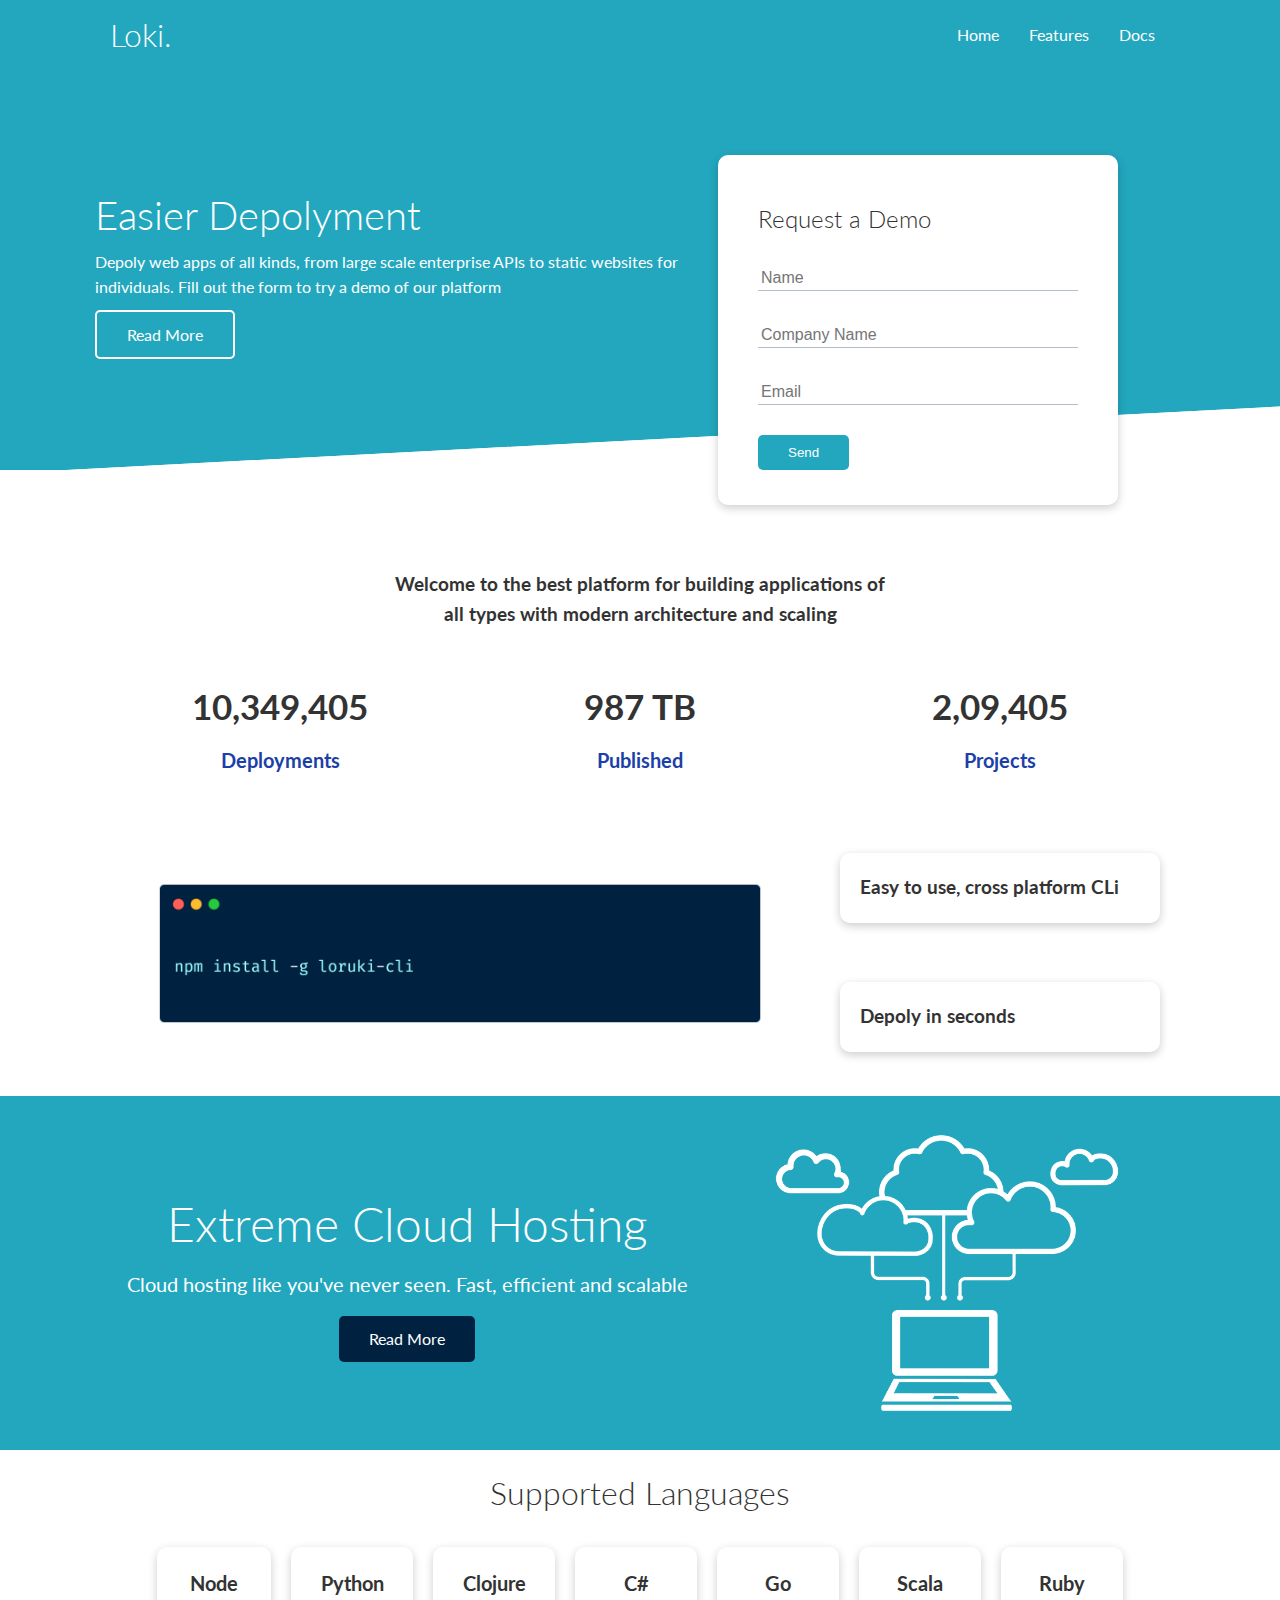
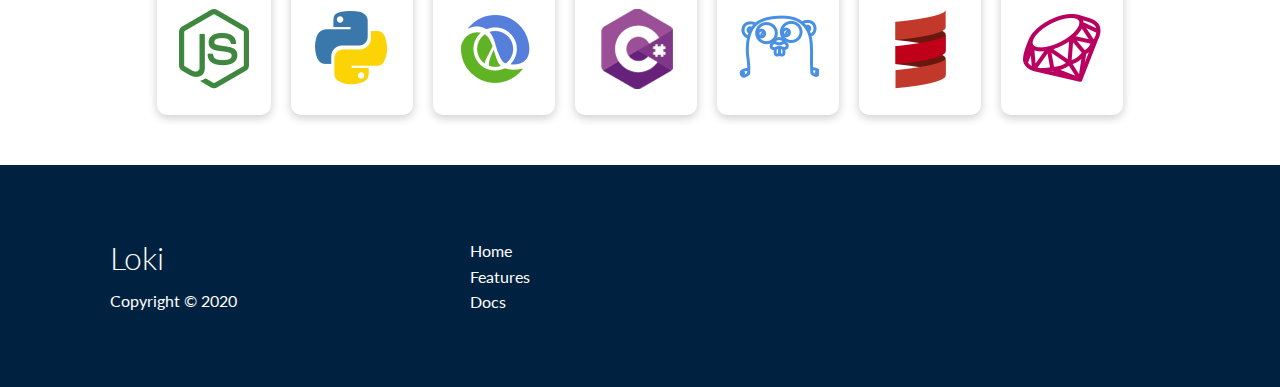
<file: index.html>
<!DOCTYPE html>
<html lang="en">

<head>
    <meta charset="UTF-8">
    <meta name="viewport" content="width=device-width, initial-scale=1.0">
    <link rel="stylesheet" href="https://cdnjs.cloudflare.com/ajax/libs/font-awesome/5.14.0/css/all.min.css"
        integrity="sha512-1PKOgIY59xJ8Co8+NE6FZ+LOAZKjy+KY8iq0G4B3CyeY6wYHN3yt9PW0XpSriVlkMXe40PTKnXrLnZ9+fkDaog=="
        crossorigin="anonymous" />
    <link rel="stylesheet" href="css/utilities.css">
    <link rel="stylesheet" href="css/style.css">
    <title>Loki | Cloud Hosting for everyone</title>
</head>

<body>

    <!-- Navbar -->
    <div class="navbar">
        <div class="container flex">
            <h1 class="logo">Loki.</h1>
            <nav>
                <ul>
                    <li><a href="index.html">Home</a></li>
                    <li><a href="features.html">Features</a></li>
                    <li><a href="docs.html">Docs</a></li>
                </ul>
            </nav>
        </div>
    </div>
    <!-- Sjowcase -->
    <section class="showcase">
        <div class="container grid">
            <div class="showcase-text">
                <h1>Easier Depolyment</h1>
                <p>Depoly web apps of all kinds, from large scale enterprise APIs to static websites for individuals.
                    Fill out the form to try a demo of our platform</p>
                <a href="features.html" class="btn btn-outline">Read More</a>
            </div>
            <div class="showcase-form card">
                <h2>Request a Demo</h2>
                <form>
                    <div class="form-control">
                        <input type="text" name="name" placeholder="Name" required>
                    </div>
                    <div class="form-control">
                        <input type="text" name="company" placeholder="Company Name" required>
                    </div>
                    <div class="form-control">
                        <input type="email" name="email" placeholder="Email" required>
                    </div>
                    <input type="submit" value="Send" class="btn btn-primary">
                </form>
            </div>
        </div>
    </section>

    <!-- stats -->
    <section class="stats">
        <div class="container">
            <h3 class="stats-heading text-center my-1">
                Welcome to the best platform for building applications of all types with modern architecture and scaling
            </h3>

            <div class="grid grid-3 text-center my-4">
                <div>
                    <i class="fas fa-server fa-3x"></i>
                    <h3>10,349,405</h3>
                    <p class="text-secondary">Deployments</p>
                </div>
                <div>
                    <i class="fas fa-upload fa-3x"></i>
                    <h3>987 TB</h3>
                    <p class="text-secondary">Published</p>
                </div>
                <div>
                    <i class="fas fa-project-diagram fa-3x"></i>
                    <h3>2,09,405</h3>
                    <p class="text-secondary">Projects</p>
                </div>
            </div>

        </div>
    </section>

    <!-- Cli -->
    <section class="cli">
        <div class="container grid">
            <img src="images/cli.png" alt="">
            <div class="card">
                <h3>Easy to use, cross platform CLi</h3>
            </div>
            <div class="card">
                <h3>Depoly in seconds</h3>
            </div>
        </div>
    </section>

    <!-- Cloud -->
    <section class="cloud bg-primary my-2 py-2">
        <div class="container grid">
            <div class="text-center">
                <h2 class="lg">Extreme Cloud Hosting</h2>
                <p class="lead my-1">Cloud hosting like you've never seen. Fast, efficient and scalable</p>
                <a href="features.html" class="btn btn-dark">Read More</a>
            </div>
            <img src="images/cloud.png" alt="">
        </div>
    </section>

    <!-- Languages -->
    <section class="languages">
        <h2 class="md text-center my-2">
            Supported Languages
        </h2>
        <div class="container flex">
            <div class="card">
                <h4>Node</h4>
                <img src="images/logos/node.png" alt="">
            </div>
            <div class="card">
                <h4>Python</h4>
                <img src="images/logos/python.png" alt="">
            </div>
            <div class="card">
                <h4>Clojure</h4>
                <img src="images/logos/clojure.png" alt="">
            </div>
            <div class="card">
                <h4>C#</h4>
                <img src="images/logos/csharp.png" alt="">
            </div>
            <div class="card">
                <h4>Go</h4>
                <img src="images/logos/go.png" alt="">
            </div>
            <div class="card">
                <h4>Scala</h4>
                <img src="images/logos/scala.png" alt="">
            </div>
            <div class="card">
                <h4>Ruby</h4>
                <img src="images/logos/ruby.png" alt="">
            </div>
        </div>
    </section>

    <!-- Footer -->
    <footer class="footer bg-dark py-5">
        <div class="container grid grid-3">
            <div>
                <h1>Loki</h1>
                <p>Copyright &copy; 2020</p>
            </div>
            <nav>
                <ul>
                    <li><a href="index.html">Home</a></li>
                    <li><a href="features.html">Features</a></li>
                    <li><a href="docs">Docs</a></li>
                </ul>
            </nav>
            <div class="social">
                <a href="#"><i class="fab fa-github fa-2x"></i></a>
                <a href="#"><i class="fab fa-facebook fa-2x"></i></a>
                <a href="#"><i class="fab fa-instagram fa-2x"></i></a>
                <a href="#"><i class="fab fa-twitter fa-2x"></i></a>
            </div>
        </div>
    </footer>


</body>

</html>
</file>
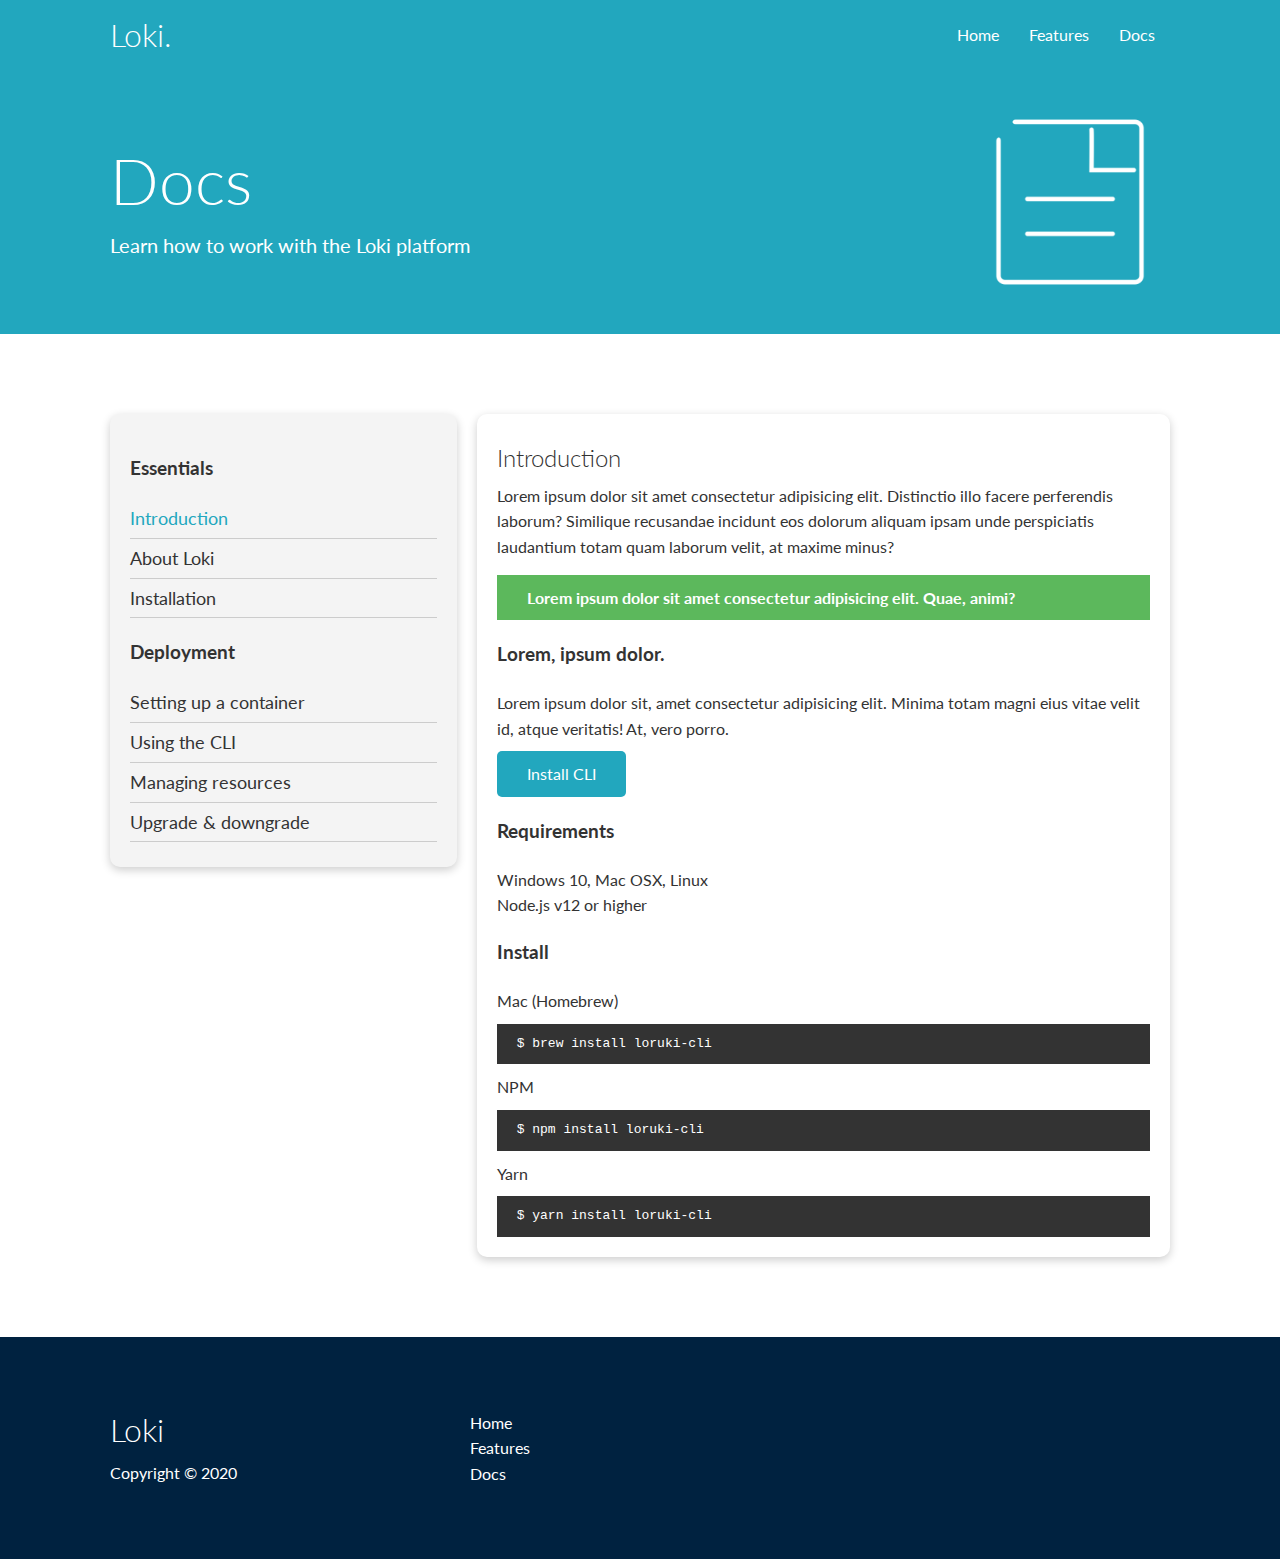
<file: docs.html>
<!DOCTYPE html>
<html lang="en">

<head>
    <meta charset="UTF-8">
    <meta name="viewport" content="width=device-width, initial-scale=1.0">
    <link rel="stylesheet" href="https://cdnjs.cloudflare.com/ajax/libs/font-awesome/5.14.0/css/all.min.css"
        integrity="sha512-1PKOgIY59xJ8Co8+NE6FZ+LOAZKjy+KY8iq0G4B3CyeY6wYHN3yt9PW0XpSriVlkMXe40PTKnXrLnZ9+fkDaog=="
        crossorigin="anonymous" />
    <link rel="stylesheet" href="css/utilities.css">
    <link rel="stylesheet" href="css/style.css">
    <title>Loki | Cloud Hosting for everyone</title>
</head>

<body>

    <!-- Navbar -->
    <div class="navbar">
        <div class="container flex">
            <h1 class="logo">Loki.</h1>
            <nav>
                <ul>
                    <li><a href="index.html">Home</a></li>
                    <li><a href="features.html">Features</a></li>
                    <li><a href="docs.html">Docs</a></li>
                </ul>
            </nav>
        </div>
    </div>

    <!-- Head -->
    <section class="docs-head bg-primary py-3">
        <div class="container grid">
            <div>
                <h1 class="xl">Docs</h1>
                <p class="lead">Learn how to work with the Loki platform</p>
            </div>
            <img src="images/docs.png" alt="">
        </div>
    </section>

    <!-- Docs main -->
    <section class="docs-main my-4">
        <div class="container grid">
            <div class="card bg-light m-3">
                <h3 class="my-2">Essentials</h3>
                <nav>
                    <ul>
                        <li><a class="text-primary" href="#">Introduction</a></li>
                        <li><a href="#">About Loki</a></li>
                        <li><a href="#">Installation</a></li>
                    </ul>
                </nav>

                <h3 class="my-2">Deployment</h3>
                <nav>
                    <ul>
                        <li><a href="#">Setting up a container</a></li>
                        <li><a href="#">Using the CLI</a></li>
                        <li><a href="#">Managing resources</a></li>
                        <li><a href="#">Upgrade & downgrade</a></li>
                    </ul>
                </nav>
            </div>
            <div class="card m-3">
                <h2>Introduction</h2>
                <p>Lorem ipsum dolor sit amet consectetur adipisicing elit. Distinctio illo facere perferendis laborum?
                    Similique recusandae incidunt eos dolorum aliquam ipsam unde perspiciatis laudantium totam quam
                    laborum velit, at maxime minus?</p>

                <div class="alert alert-success">
                    <i class="fas fa-info"></i> Lorem ipsum dolor sit amet consectetur adipisicing elit. Quae, animi?
                </div>

                <h3>Lorem, ipsum dolor.</h3>
                <p>Lorem ipsum dolor sit, amet consectetur adipisicing elit. Minima totam magni eius vitae velit id,
                    atque veritatis! At, vero porro.</p>
                <a href="#" class="btn btn-primary">Install CLI</a>

                <h3>Requirements</h3>
                <ul>
                    <li>Windows 10, Mac OSX, Linux</li>
                    <li>Node.js v12 or higher</li>
                </ul>

                <h3>Install</h3>
                <p>Mac (Homebrew)</p>
                <pre><code>$ brew install loruki-cli</code></pre>
                <p>NPM</p>
                <pre><code>$ npm install loruki-cli</code></pre>
                <p>Yarn</p>
                <pre><code>$ yarn install loruki-cli</code></pre>

            </div>
        </div>

    </section>



    <!-- Footer -->
    <footer class="footer bg-dark py-5">
        <div class="container grid grid-3">
            <div>
                <h1>Loki</h1>
                <p>Copyright &copy; 2020</p>
            </div>
            <nav>
                <ul>
                    <li><a href="index.html">Home</a></li>
                    <li><a href="features.html">Features</a></li>
                    <li><a href="docs">Docs</a></li>
                </ul>
            </nav>
            <div class="social">
                <a href="#"><i class="fab fa-github fa-2x"></i></a>
                <a href="#"><i class="fab fa-facebook fa-2x"></i></a>
                <a href="#"><i class="fab fa-instagram fa-2x"></i></a>
                <a href="#"><i class="fab fa-twitter fa-2x"></i></a>
            </div>
        </div>
    </footer>


</body>

</html>
</file>
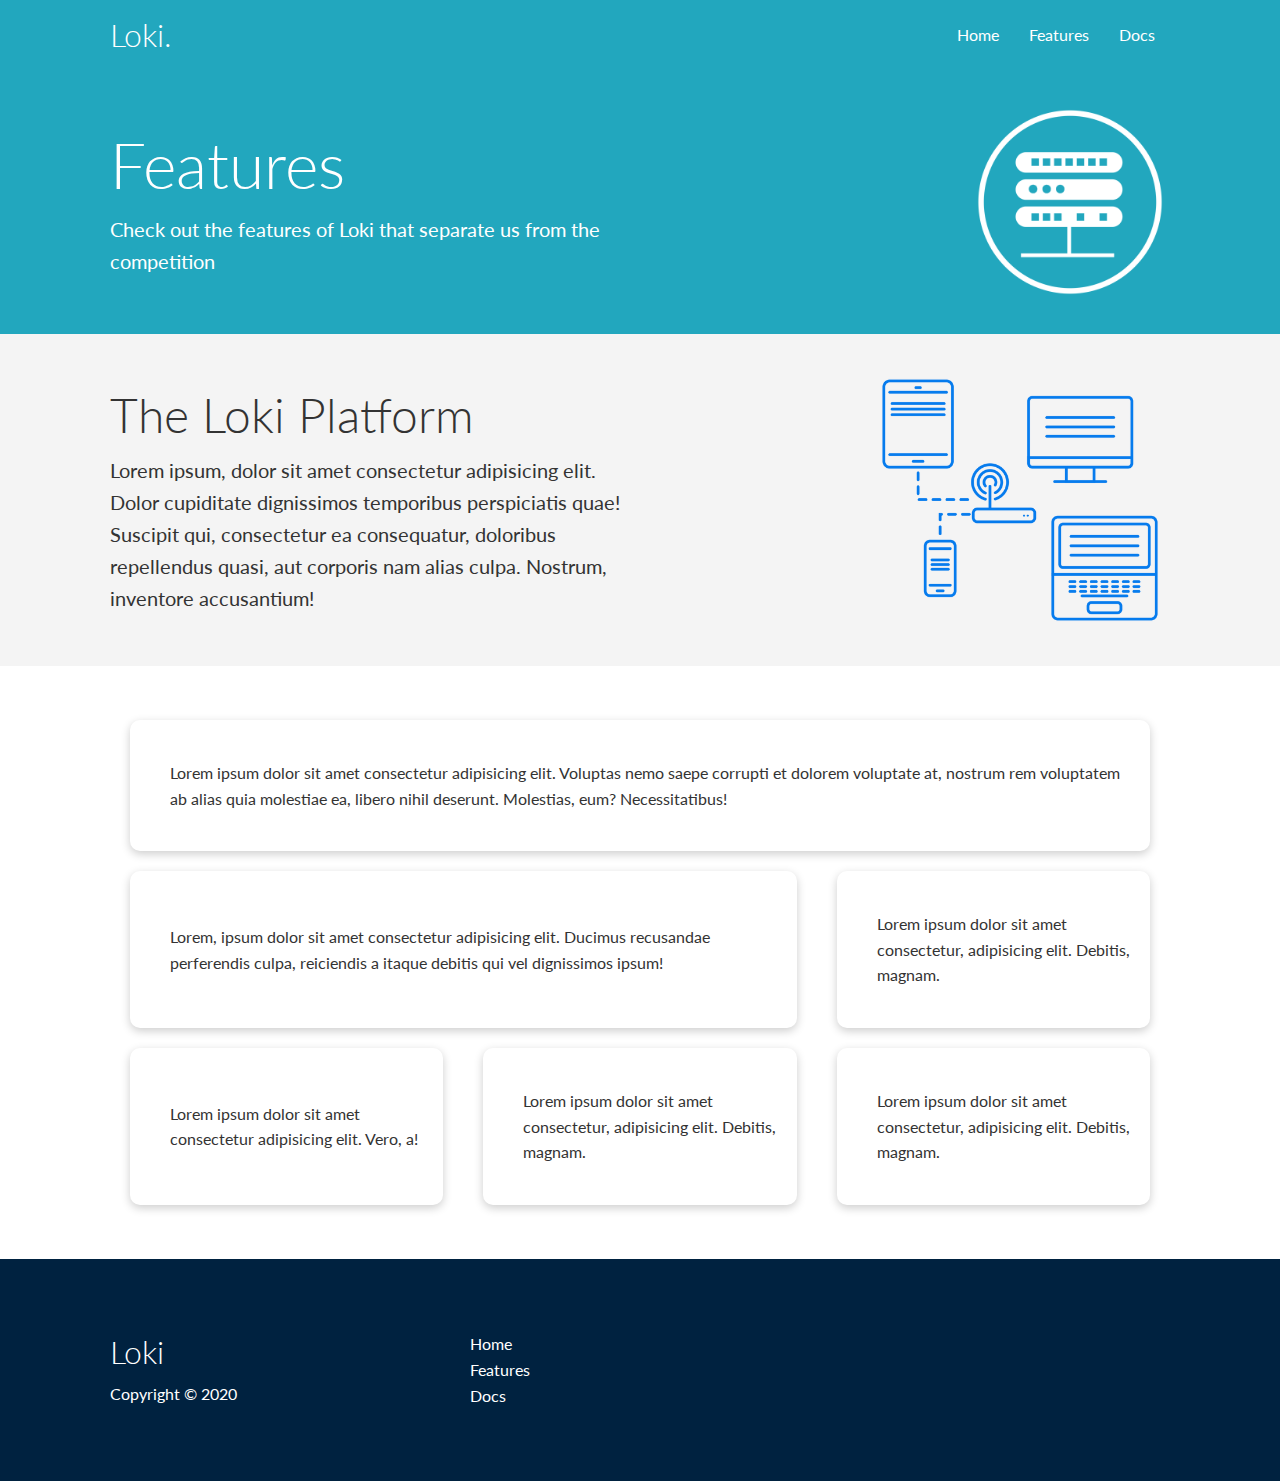
<file: features.html>
<!DOCTYPE html>
<html lang="en">

<head>
    <meta charset="UTF-8">
    <meta name="viewport" content="width=device-width, initial-scale=1.0">
    <link rel="stylesheet" href="https://cdnjs.cloudflare.com/ajax/libs/font-awesome/5.14.0/css/all.min.css"
        integrity="sha512-1PKOgIY59xJ8Co8+NE6FZ+LOAZKjy+KY8iq0G4B3CyeY6wYHN3yt9PW0XpSriVlkMXe40PTKnXrLnZ9+fkDaog=="
        crossorigin="anonymous" />
    <link rel="stylesheet" href="css/utilities.css">
    <link rel="stylesheet" href="css/style.css">
    <title>Loki | Cloud Hosting for everyone</title>
</head>

<body>

    <!-- Navbar -->
    <div class="navbar">
        <div class="container flex">
            <h1 class="logo">Loki.</h1>
            <nav>
                <ul>
                    <li><a href="index.html">Home</a></li>
                    <li><a href="features.html">Features</a></li>
                    <li><a href="docs.html">Docs</a></li>
                </ul>
            </nav>
        </div>
    </div>

    <!-- Head -->
    <section class="features-head bg-primary py-3">
        <div class="container grid">
            <div>
                <h1 class="xl">Features</h1>
                <p class="lead">Check out the features of Loki that separate us from the competition</p>
            </div>
            <img src="images/server.png" alt="">
        </div>
    </section>

    <!--Sub Head -->
    <section class="features-sub-head bg-light py-1">
        <div class="container grid">
            <div>
                <h1 class="lg">The Loki Platform</h1>
                <p class="lead">Lorem ipsum, dolor sit amet consectetur adipisicing elit. Dolor cupiditate dignissimos
                    temporibus perspiciatis quae! Suscipit qui, consectetur ea consequatur, doloribus repellendus quasi,
                    aut corporis nam alias culpa. Nostrum, inventore accusantium!</p>
            </div>
            <img src="images/server2.png" alt="">
        </div>
    </section>

    <!-- main card -->
    <div class="features-main my-2">
        <div class="container grid grid-3">
            <div class="card flex">
                <i class="fas fa-server fa-3x"></i>
                <p>
                    Lorem ipsum dolor sit amet consectetur adipisicing elit. Voluptas nemo saepe corrupti et dolorem
                    voluptate at, nostrum rem voluptatem ab alias quia molestiae ea, libero nihil deserunt. Molestias,
                    eum?
                    Necessitatibus!
                </p>
            </div>
            <div class="card flex">
                <i class="fas fa-network-wired fa-3x"></i>
                <p>
                    Lorem, ipsum dolor sit amet consectetur adipisicing elit. Ducimus
                    recusandae perferendis culpa, reiciendis a itaque debitis qui vel
                    dignissimos ipsum!
                </p>
            </div>
            <div class="card flex">
                <i class="fas fa-laptop-code fa-3x"></i>
                <p>
                    Lorem ipsum dolor sit amet consectetur, adipisicing elit. Debitis,
                    magnam.
                </p>
            </div>
            <div class="card flex">
                <i class="fas fa-database fa-3x"></i>
                <p>
                    Lorem ipsum dolor sit amet consectetur adipisicing elit. Vero, a!
                </p>
            </div>
            <div class="card flex">
                <i class="fas fa-power-off fa-3x"></i>
                <p>
                    Lorem ipsum dolor sit amet consectetur, adipisicing elit. Debitis,
                    magnam.
                </p>
            </div>
            <div class="card flex">
                <i class="fas fa-upload fa-3x"></i>
                <p>
                    Lorem ipsum dolor sit amet consectetur, adipisicing elit. Debitis,
                    magnam.
                </p>
            </div>

        </div>
    </div>

    <!-- Footer -->
    <footer class="footer bg-dark py-5">
        <div class="container grid grid-3">
            <div>
                <h1>Loki</h1>
                <p>Copyright &copy; 2020</p>
            </div>
            <nav>
                <ul>
                    <li><a href="index.html">Home</a></li>
                    <li><a href="features.html">Features</a></li>
                    <li><a href="docs">Docs</a></li>
                </ul>
            </nav>
            <div class="social">
                <a href="#"><i class="fab fa-github fa-2x"></i></a>
                <a href="#"><i class="fab fa-facebook fa-2x"></i></a>
                <a href="#"><i class="fab fa-instagram fa-2x"></i></a>
                <a href="#"><i class="fab fa-twitter fa-2x"></i></a>
            </div>
        </div>
    </footer>


</body>

</html>
</file>
<file: css/utilities.css>
/* Utilities */
.container{
    max-width: 1100px;
    margin: 0 auto;
    overflow: auto;
    padding: 0 20px;
}

.card{
    background-color: #fff;
    color: #333;
    border-radius: 10px;
    box-shadow: 0 3px 10px rgba(0, 0,0, 0.2);
    padding: 20px;
    margin: 10px;
}

.btn{
    display: inline-block;
    background-color: var(--primary-color);
    cursor: pointer;
    padding: 10px 30px;
    border-radius: 5px;
    border: none;
    color: #fff;
}

.btn-outline{
    background-color: transparent;
    border: 2px solid #fff;
}

.btn:hover{
    transform: scale(0.98);
}

/* Background & colores buttons */
.bg-primary, 
.btn-primary{
    background-color: var(--primary-color);
    color: #fff;
}
.bg-secondary, 
.btn-secondary{
    background-color: var(--secondary-color);
    color: #fff;
}
.bg-dark, 
.btn-dark{
    background-color: var(--dark-color);
    color: #fff;
}
.bg-light, 
.btn-light{
    background-color: var(--light-color);
    color: #333;
}
.bg-primary a, 
.btn-primary a,
.bg-secondary a, 
.btn-secondary a,
.bg-dark a, 
.btn-dark a {
    color: #fff;
}


/* Text colores */
.text-primary{
   color: var(--primary-color);
}
.text-secondary{
   color: var(--secondary-color);
}
.text-dark{
   color: var(--dark-color);
}
.text-light{
   color: var(--light-color);
}
/* Text-size */
.lead{
    font-size: 20px;
}
.sm{
    font-size: 1rem;
}
.md{
    font-size: 2rem;
}
.lg{
    font-size: 3rem;
}
.xl{
    font-size: 4rem;
}
.text-center{
    text-align: center;
}
/* Alert */
.alert{
    padding:  10px  20px;
    background-color: var(--light-color);
    font-weight: bold;
    margin: 15px 0;
}
.alert i{
    margin-right: 10px;
}
.alert-success{
    background-color: var(--success-color);
    color: #fff;
}

.flex{
    display: flex;
    justify-content: center;
    align-items: center;
    height: 100%;
}

.grid{
    display: grid;
    grid-template-columns: repeat(2 ,1fr);
    gap: 20px;
    justify-content: center;
    align-items: center;
    height: 100%;
}

.grid-3{
    grid-template-columns: repeat(3 ,1fr);
}

/* Margin */
.my-1{
    margin: 1rem 0;
}
.my-2{
    margin: 1.5rem 0;
}
.my-3{
    margin: 2rem 0;
}
.my-4{
    margin: 3rem 0;
}
.my-5{
    margin: 4rem 0;
}
.m-1{
    margin: 1rem 0;
}
.m-2{
    margin: 1.5rem 0;
}
.m-3{
    margin: 2rem 0;
}
.m-4{
    margin: 3rem 0;
}
.m-5{
    margin: 4rem 0;
}

/* padding */
.py-1{
    padding: 1rem 0;
}
.py-2{
    padding: 1.5rem 0;
}
.py-3{
    padding: 2rem 0;
}
.py-4{
    padding: 3rem 0;
}
.py-5{
    padding: 4rem 0;
}
.p-1{
    padding: 1rem 0;
}
.p-2{
    padding: 1.5rem 0;
}
.p-3{
    padding: 2rem 0;
}
.p-4{
    padding: 3rem 0;
}
.p-5{
    padding: 4rem 0;
}
</file>
<file: css/style.css>
@import url('https://fonts.googleapis.com/css2?family=Lato:ital,wght@1,300&display=swap');
:root {
    --primary-color : rgb(34, 167, 190);
    --secondary-color : #1c3fa8;
    --dark-color : #002240;
    --light-color : #f4f4f4;
    --success-color : #5cb85c;
    --error-color : #d9534f;
}

*{
    box-sizing: border-box;
    margin: 0;
    padding: 0;
}

body{
    font-family: 'Lato', sans-serif;
    color: #333;
    line-height: 1.6;
}

ul{
    list-style-type: none;
}

a{
    text-decoration: none;
    color: #333;
}

h1,
h2{
    font-weight: 300;
    line-height: 1.2;
    margin: 10px 0;
}

p{
    margin: 10px 0;
}
img{
    width: 100%;
}
code, pre{
    background: #333;
    color: #fff;
    padding:  10px ;
}

.navbar{
    background-color: var(--primary-color);
    color: #fff;
    height: 70px;
}

.navbar ul{
    display: flex;
}
.navbar a{
    color: #fff;
    padding: 10px;
    margin: 0 5px;
}
.navbar a:hover{
    border-bottom: 3px solid #fff;
}

.navbar .flex{
    justify-content: space-between;
}
/* Showcase */
.showcase{
    height: 400px;
    background-color: var(--primary-color);
    color: #fff;
    position: relative;
}
.showcase h1{
    font-size: 40px;
}

.showcase p{
    margin: 10px 0;
}

.showcase .grid{
    overflow: visible;
    grid-template-columns: 55% 45%;
    gap: 30px;
}
.showcase-text{
    animation: slideInFromLeft 1s ease-in;
}
.showcase-form{
    position: relative;
    top: 60px;
    height: 350px;
    width: 400px;
    padding: 40px;
    z-index: 100;
    /* justify-self: flex-end; */
    animation: slideInFromRight 1s ease-in;
}

.showcase-form .form-control{
    margin: 30px 0;
}

.showcase-form input[type='text'],
.showcase-form input[type='email']{
    border: 0;
    border-bottom: 1px solid #b4becb;
    width: 100%;
    padding: 3px;
    font-size: 16px;
}

.showcase-form input:focus{
    outline: none;
}
.showcase::before,
.showcase::after{
    content: '';
    position: absolute;
    height: 100px;
    bottom: -70px;
    right: 0;
    left: 0;
    background: #fff;
    -webkit-transform: skewY(-3deg);
    -moz-transform: skewY(-3deg);
    -ms-transform: skewY(-3deg);
}

/* Stats */
.stats{
    padding-top: 100px;
    animation: slideInFromBottom 1s ease-in;
}

.stats-heading{
    max-width: 500px;
    margin: auto;
}

.stats .grid h3{
    font-size: 35px;
}

.stats .grid p{
    font-size: 20px;
    font-weight: bold;
}

/* cli */
.cli .grid{
    grid-template-columns: repeat(3, 1fr);
    grid-template-rows: repeat(2,1fr);
}
.cli .grid > *:first-child{
    grid-column: 1 / span 2;
    grid-row: 1 / span 2;
}

/* cloud */
.cloud .grid{
    grid-template-columns: 4fr 3fr;
}

/* languages */
.languages .flex{
    flex-wrap: wrap;
}
.languages{
    text-align: center;
    margin: 18px 10px 40px;
    transition: transform 0.2s ease-in;
}
.languages .card h4{
    font-size: 20px;
    margin-bottom: 10px;
}
.languages .card:hover{
    transform: translateY(-15px);
}

/* Features */
.features-head img,
.docs-head img{
    width: 200px;
    justify-self: flex-end;
}
.features-sub-head img{
    width: 300px;
    justify-self: flex-end;
}
.features-main .card > i{
    margin-right: 20px;
}
.features-main .grid{
    padding: 30px;
}
.features-main .grid > *:first-child{
    grid-column: 1 / span 3;
}
.features-main .grid > *:nth-child(2){
    grid-column: 1 / span 2;
}

/* Docs */
.docs-main h3{
    margin: 20px 0 ;
}
.docs-main .grid{
    grid-template-columns: 1fr 2fr;
    align-items: flex-start;
}
.docs-main nav li{
    font-size: 18px;
    padding-bottom: 5px ;
    margin-bottom: 5px ;
    border-bottom: 1px solid #ccc;
}
.docs-main nav li:hover{
    font-weight: bold;
}


/* Footer */
.footer .social a{
    margin: 0 10px;
}

/* Animation */
@keyframes slideInFromLeft{
    0%{
        transform: translateX(-100%);
    }
    100%{
        transform: translateX(0);
    }
}
@keyframes slideInFromRight{
    0%{
        transform: translateX(100%);
    }
    100%{
        transform: translateX(0);
    }
}
@keyframes slideInFromTop{
    0%{
        transform: translateY(-100%);
    }
    100%{
        transform: translateX(0);
    }
}
@keyframes slideInFromBottom{
    0%{
        transform: translateY(100%);
    }
    100%{
        transform: translateX(0);
    }
}


/* Tablets and under */
@media(max-width: 768px){
    .grid,
    .showcase .grid,
    .stats .grid,
    .cli .grid,
    .cloud .grid,
    .features-main .grid,
    .docs-main .grid {
        grid-template-columns: 1fr;
        grid-template-rows: 1fr;
    }
    .showcase{
        height: auto;
    }
    .showcase-text {
        text-align: center;
        margin: auto;
        animation: slideInFromTop 1s ease-in;
    }
    .showcase-form{
        justify-self: center;
        margin: auto;
        animation: slideInFromBottom 1s ease-in;
    }
    .cli .grid > *:first-child{
        grid-column: 1 ;
        grid-row: 1 ;
    }
    .features-head,
    .features-sub-head,
    .docs-head{
        text-align: center;
    }
    .features-head img,
    .features-sub-head img,
    .docs-head img{
        justify-self: center;
    }
    .features-main .grid > *:first-child,
    .features-main .grid > *:nth-child(2){
        grid-column: 1;
    }
}

/* Mobile */
@media(max-width: 500px){
    
    .navbar{
        height: 110px;
    }
    .navbar .flex{
        flex-direction: column;
    }
    .navbar ul{
        padding: 10px;
        background-color: rgba(0, 0, 0, 0.1);
    }
    
    .showcase .card{
        width: 100%;
    }
    
}
</file>
